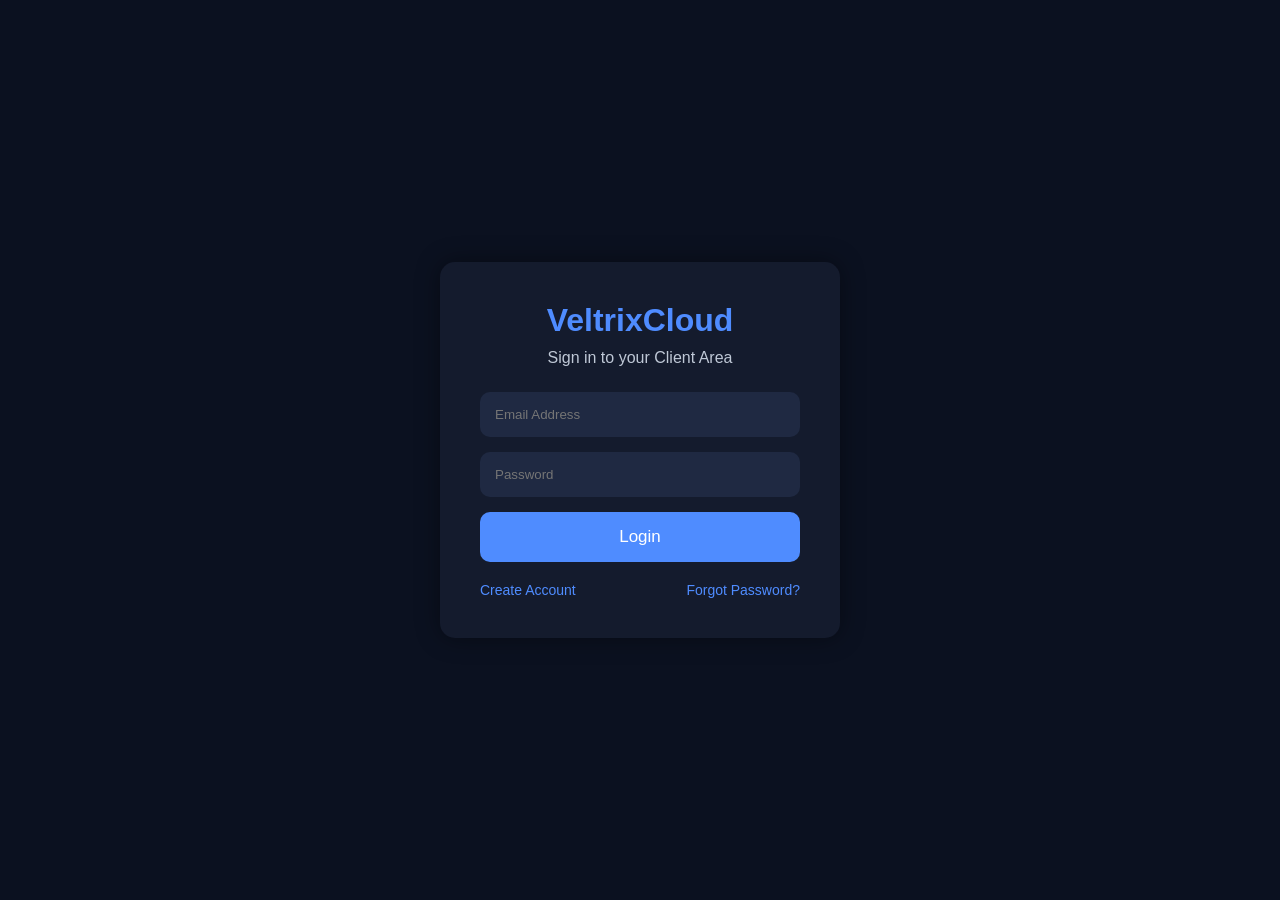
<file: login.html>
<!DOCTYPE html>
<html lang="en">
<head>
<meta charset="UTF-8">
<meta name="viewport" content="width=device-width, initial-scale=1.0">
<title>Login | VeltrixCloud</title>

<link rel="stylesheet" href="css/style.css">
<link rel="stylesheet" href="css/login.css">

</head>

<body>

<div class="login-container">

<div class="login-box">

<h1>VeltrixCloud</h1>

<p>Sign in to your Client Area</p>

<form>

<input type="email" placeholder="Email Address" required>

<input type="password" placeholder="Password" required>

<button type="submit">
Login
</button>

</form>

<div class="links">

<a href="register.html">
Create Account
</a>

<a href="#">
Forgot Password?
</a>

</div>

</div>

</div>

<script src="js/main.js"></script>

</body>
</html>
</file>
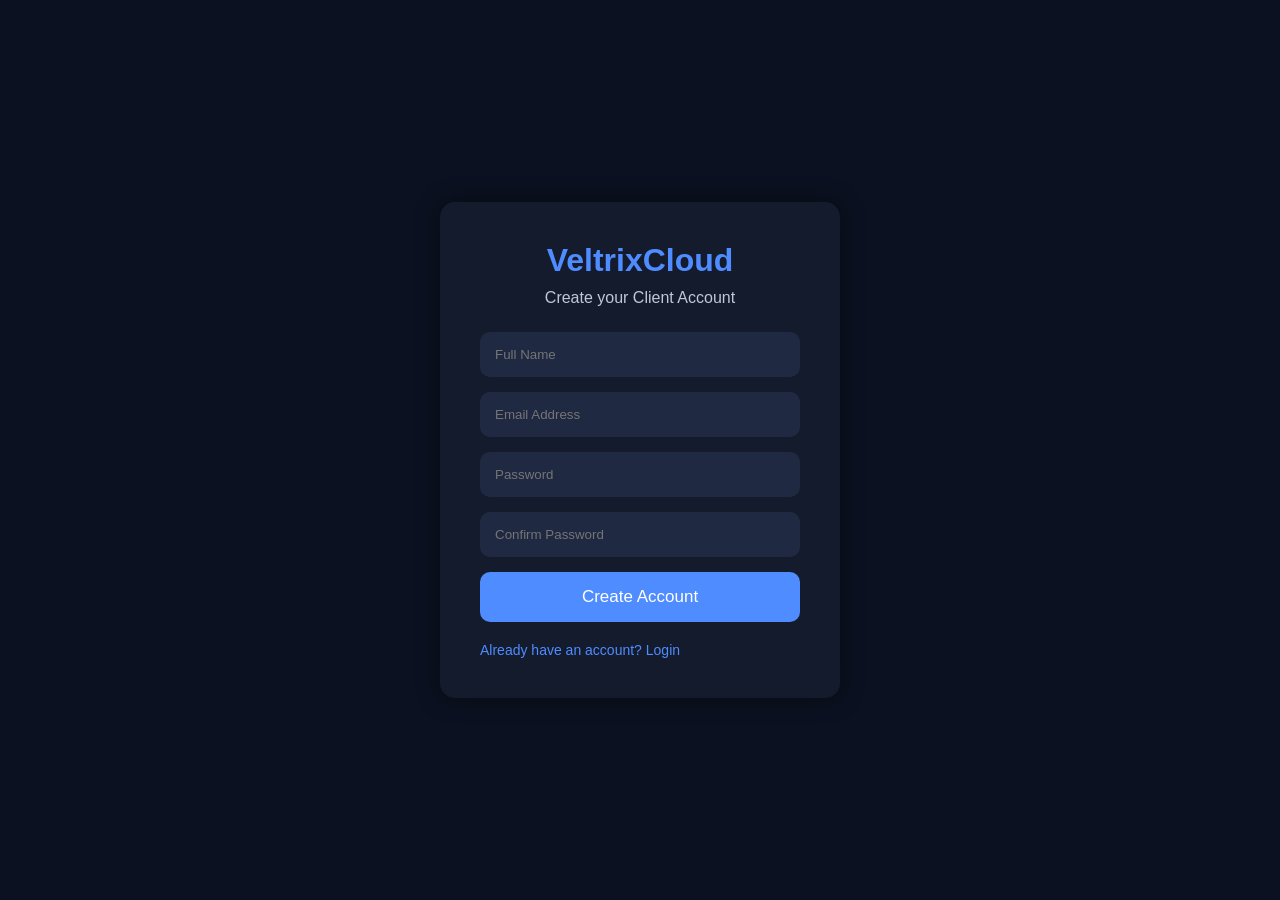
<file: register.html>
<!DOCTYPE html>
<html lang="en">
<head>
<meta charset="UTF-8">
<meta name="viewport" content="width=device-width, initial-scale=1.0">
<title>Create Account | VeltrixCloud</title>

<link rel="stylesheet" href="css/style.css">
<link rel="stylesheet" href="css/login.css">

</head>

<body>

<div class="login-container">

<div class="login-box">

<h1>VeltrixCloud</h1>

<p>Create your Client Account</p>

<form>

<input type="text" placeholder="Full Name" required>

<input type="email" placeholder="Email Address" required>

<input type="password" placeholder="Password" required>

<input type="password" placeholder="Confirm Password" required>

<button type="submit">
Create Account
</button>

</form>

<div class="links">

<a href="login.html">
Already have an account? Login
</a>

</div>

</div>

</div>

<script src="js/main.js"></script>

</body>
</html>
</file>
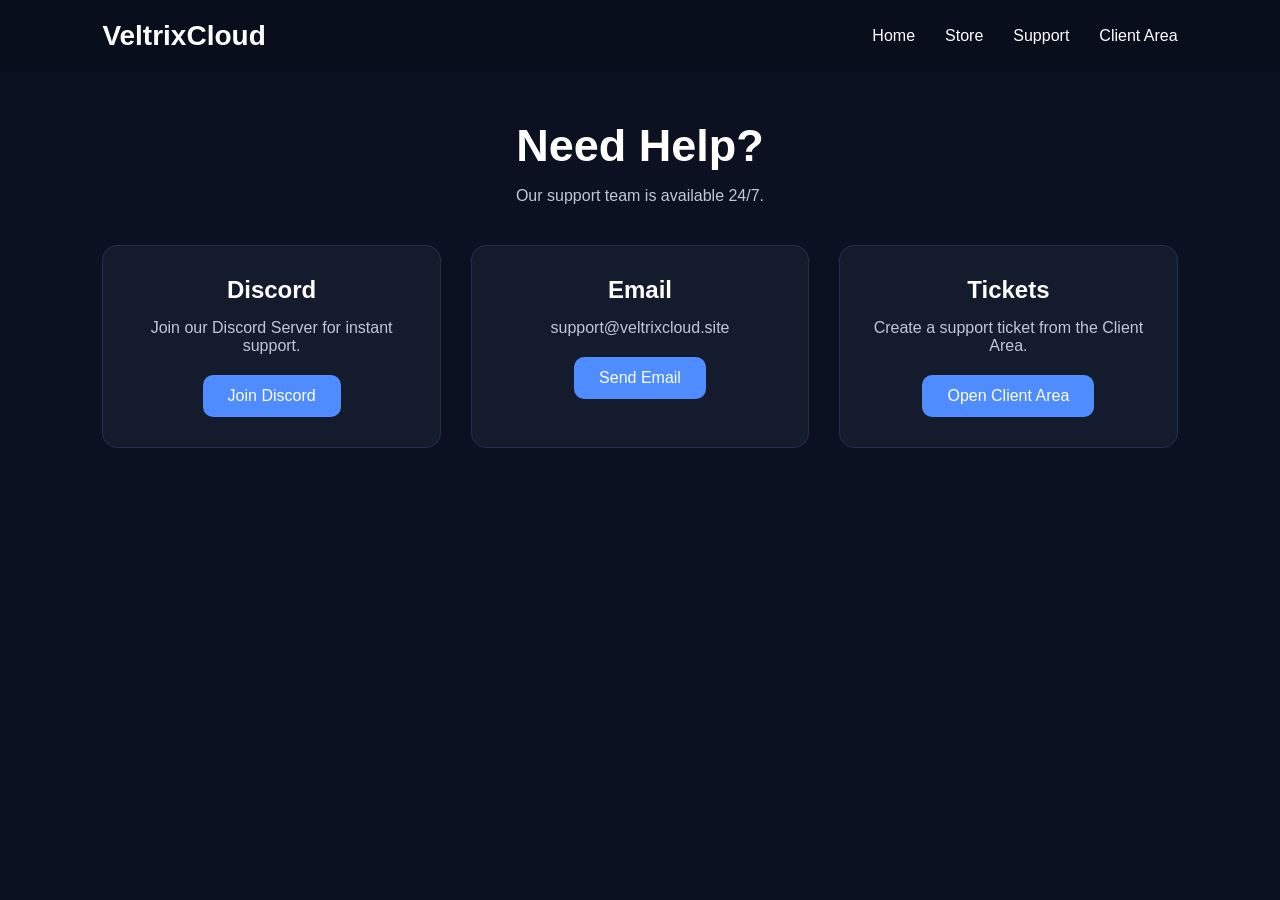
<file: support.html>
<!DOCTYPE html>
<html lang="en">
<head>
<meta charset="UTF-8">
<meta name="viewport" content="width=device-width, initial-scale=1.0">
<title>Support | VeltrixCloud</title>

<link rel="stylesheet" href="css/style.css">
<link rel="stylesheet" href="css/support.css">

</head>

<body>

<nav class="navbar">

<div class="logo">
<a href="index.html">VeltrixCloud</a>
</div>

<ul class="nav-links">

<li><a href="index.html">Home</a></li>
<li><a href="store.html">Store</a></li>
<li><a href="support.html" class="active">Support</a></li>
<li><a href="login.html">Client Area</a></li>

</ul>

</nav>

<section class="support">

<h1>Need Help?</h1>

<p>Our support team is available 24/7.</p>

<div class="support-box">

<div class="box">
<h2>Discord</h2>
<p>Join our Discord Server for instant support.</p>
<a href="#">Join Discord</a>
</div>

<div class="box">
<h2>Email</h2>
<p>support@veltrixcloud.site</p>
<a href="mailto:support@veltrixcloud.site">Send Email</a>
</div>

<div class="box">
<h2>Tickets</h2>
<p>Create a support ticket from the Client Area.</p>
<a href="login.html">Open Client Area</a>
</div>

</div>

</section>

<script src="js/main.js"></script>

</body>
</html>
</file>
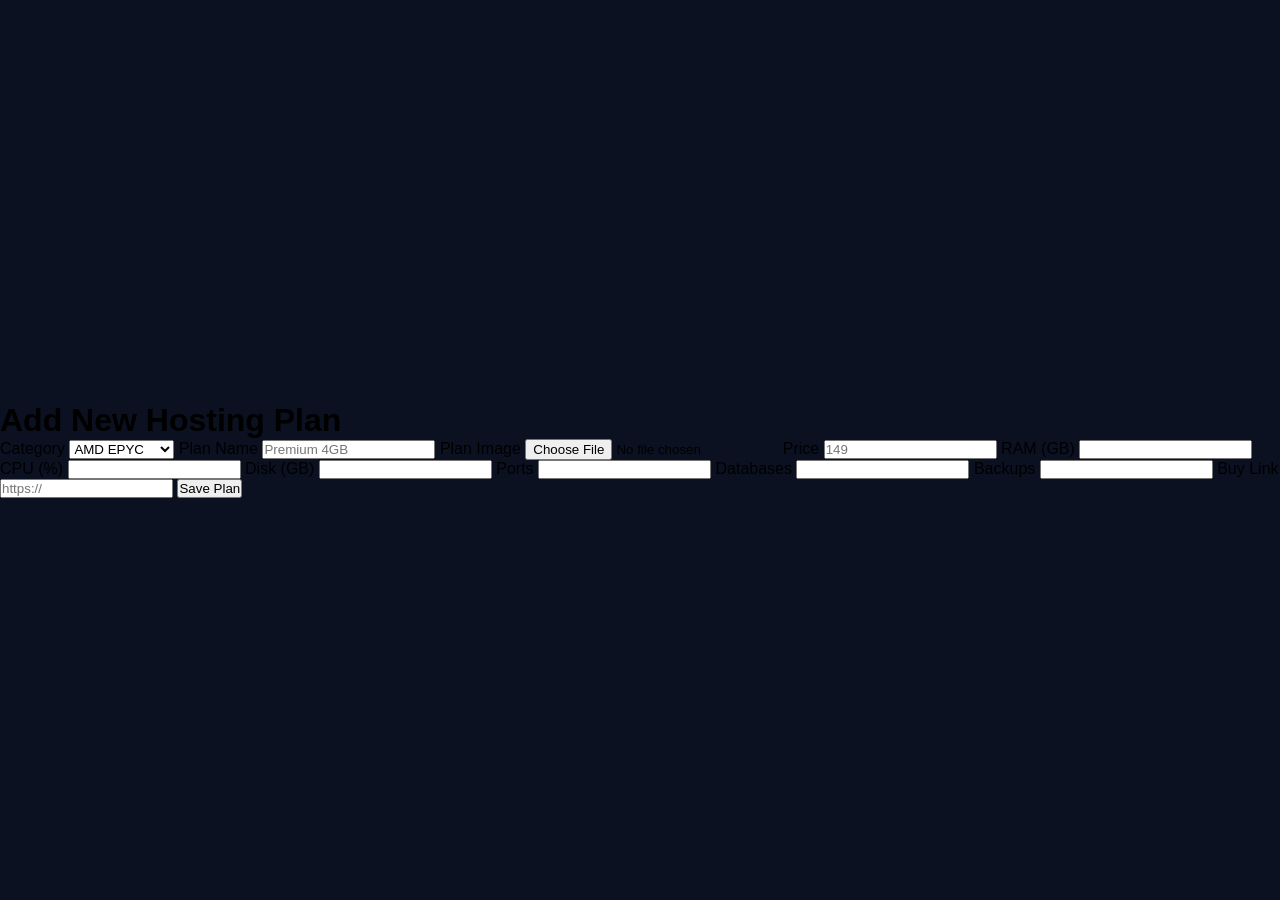
<file: admin/add-plan.html>
<!DOCTYPE html>
<html lang="en">
<head>
<meta charset="UTF-8">
<meta name="viewport" content="width=device-width, initial-scale=1.0">
<title>Add Hosting Plan</title>

<link rel="stylesheet" href="../css/admin.css">

</head>

<body>

<div class="content">

<h1>Add New Hosting Plan</h1>

<form>

<label>Category</label>

<select>
<option>AMD EPYC</option>
<option>AMD Ryzen 7</option>
<option>AMD Ryzen 9</option>
<option>VPS Hosting</option>
<option>Bot Hosting</option>
<option>Web Hosting</option>
</select>

<label>Plan Name</label>
<input type="text" placeholder="Premium 4GB">

<label>Plan Image</label>
<input type="file">

<label>Price</label>
<input type="text" placeholder="149">

<label>RAM (GB)</label>
<input type="number">

<label>CPU (%)</label>
<input type="number">

<label>Disk (GB)</label>
<input type="number">

<label>Ports</label>
<input type="number">

<label>Databases</label>
<input type="number">

<label>Backups</label>
<input type="number">

<label>Buy Link</label>
<input type="url" placeholder="https://">

<button type="submit">
Save Plan
</button>

</form>

</div>

</body>
</html>
</file>
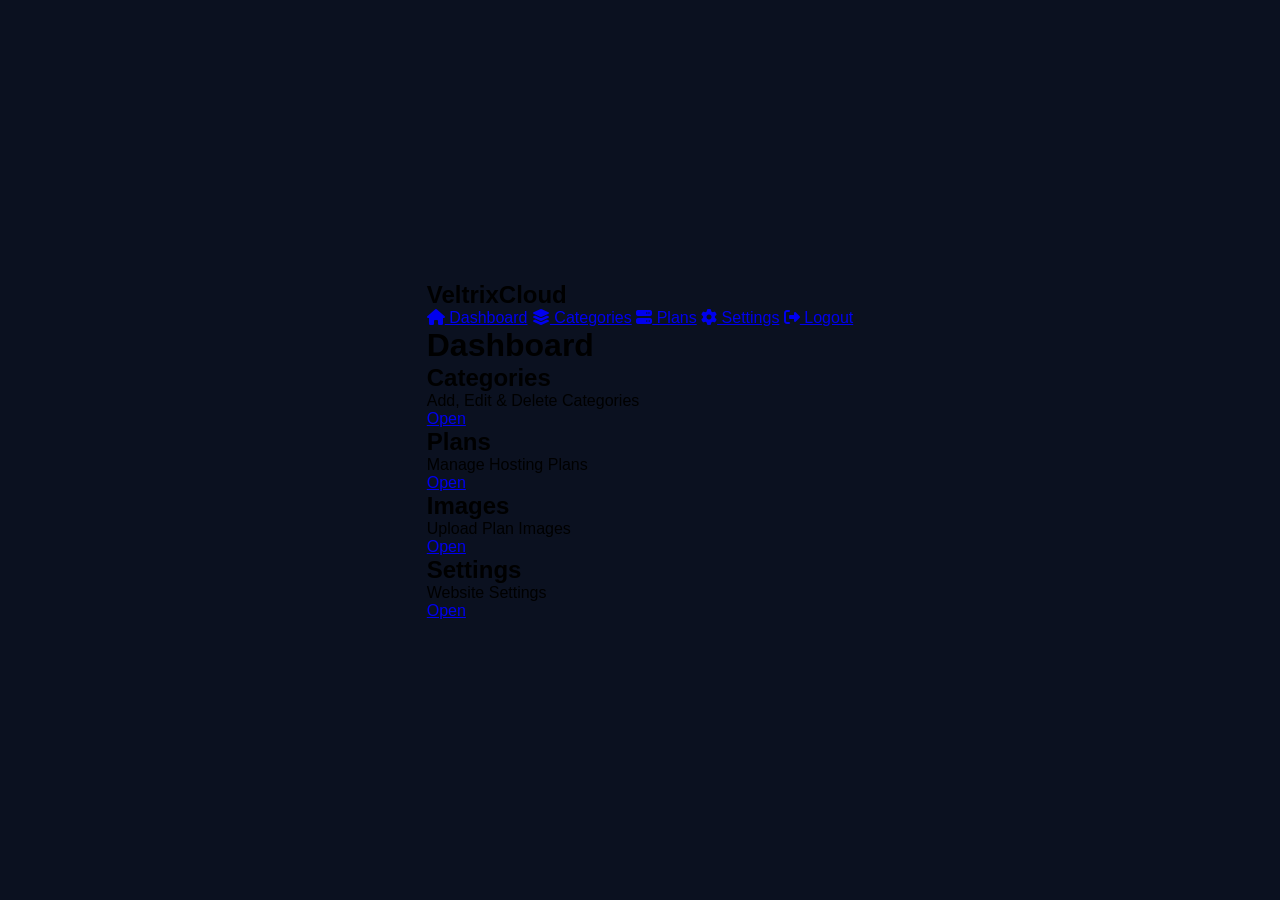
<file: admin/dashboard.html>
<!DOCTYPE html>
<html lang="en">
<head>
<meta charset="UTF-8">
<meta name="viewport" content="width=device-width, initial-scale=1.0">
<title>VeltrixCloud Admin Dashboard</title>

<link rel="stylesheet" href="../css/admin.css">
<link rel="stylesheet" href="https://cdnjs.cloudflare.com/ajax/libs/font-awesome/6.6.0/css/all.min.css">

</head>

<body>

<div class="dashboard">

<div class="sidebar">

<h2>VeltrixCloud</h2>

<a href="dashboard.html"><i class="fa-solid fa-house"></i> Dashboard</a>

<a href="categories.html"><i class="fa-solid fa-layer-group"></i> Categories</a>

<a href="plans.html"><i class="fa-solid fa-server"></i> Plans</a>

<a href="settings.html"><i class="fa-solid fa-gear"></i> Settings</a>

<a href="logout.html"><i class="fa-solid fa-right-from-bracket"></i> Logout</a>

</div>

<div class="content">

<h1>Dashboard</h1>

<div class="cards">

<div class="card">
<h2>Categories</h2>
<p>Add, Edit & Delete Categories</p>
<a href="categories.html">Open</a>
</div>

<div class="card">
<h2>Plans</h2>
<p>Manage Hosting Plans</p>
<a href="plans.html">Open</a>
</div>

<div class="card">
<h2>Images</h2>
<p>Upload Plan Images</p>
<a href="plans.html">Open</a>
</div>

<div class="card">
<h2>Settings</h2>
<p>Website Settings</p>
<a href="settings.html">Open</a>
</div>

</div>

</div>

</div>

</body>
</html>
</file>
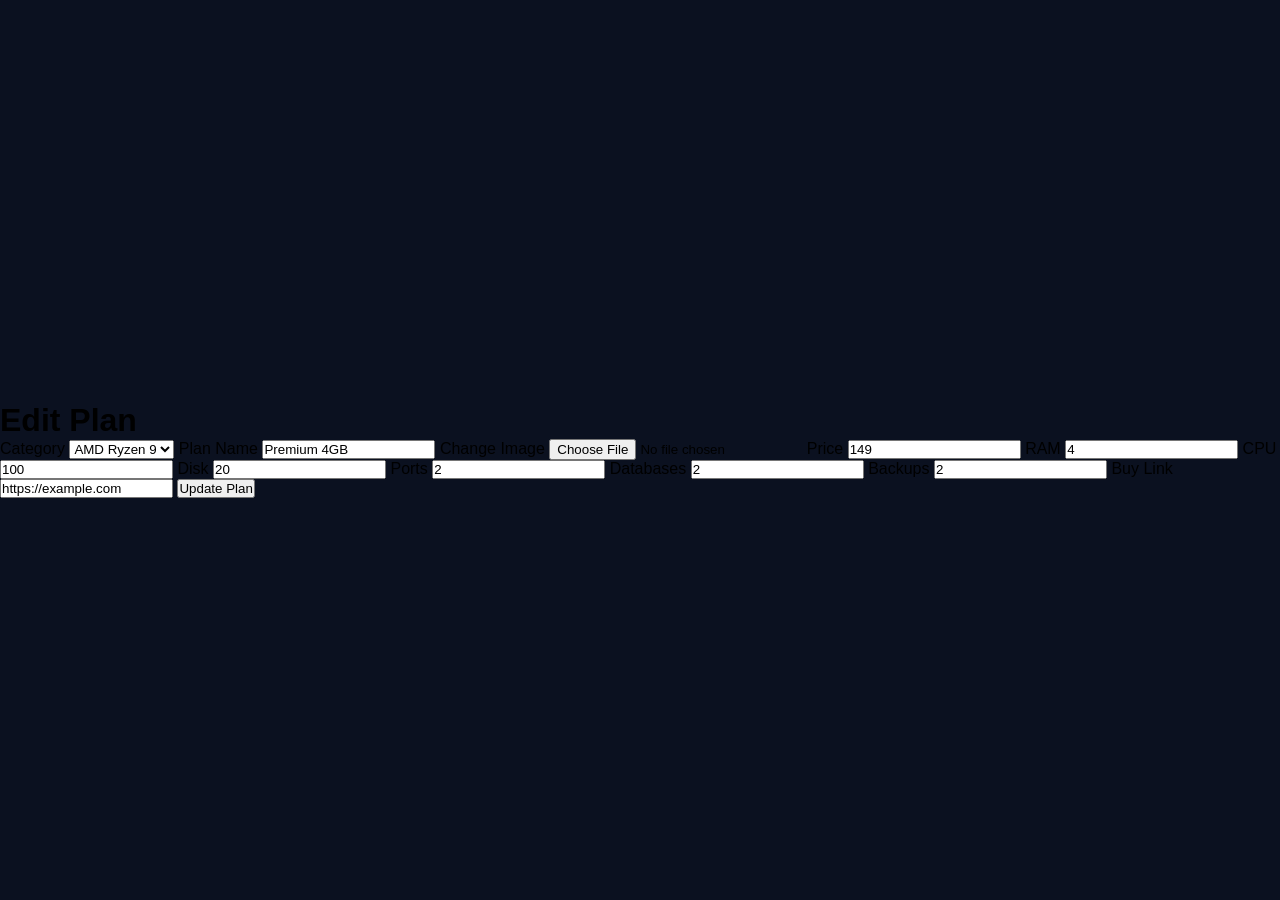
<file: admin/edit-plan.html>
<!DOCTYPE html>
<html lang="en">
<head>
<meta charset="UTF-8">
<meta name="viewport" content="width=device-width, initial-scale=1.0">
<title>Edit Hosting Plan</title>

<link rel="stylesheet" href="../css/admin.css">

</head>

<body>

<div class="content">

<h1>Edit Plan</h1>

<form>

<label>Category</label>

<select>
<option selected>AMD Ryzen 9</option>
<option>AMD EPYC</option>
<option>AMD Ryzen 7</option>
<option>VPS Hosting</option>
<option>Bot Hosting</option>
<option>Web Hosting</option>
</select>

<label>Plan Name</label>
<input type="text" value="Premium 4GB">

<label>Change Image</label>
<input type="file">

<label>Price</label>
<input type="text" value="149">

<label>RAM</label>
<input type="number" value="4">

<label>CPU</label>
<input type="number" value="100">

<label>Disk</label>
<input type="number" value="20">

<label>Ports</label>
<input type="number" value="2">

<label>Databases</label>
<input type="number" value="2">

<label>Backups</label>
<input type="number" value="2">

<label>Buy Link</label>
<input type="url" value="https://example.com">

<button type="submit">
Update Plan
</button>

</form>

</div>

</body>
</html>
</file>
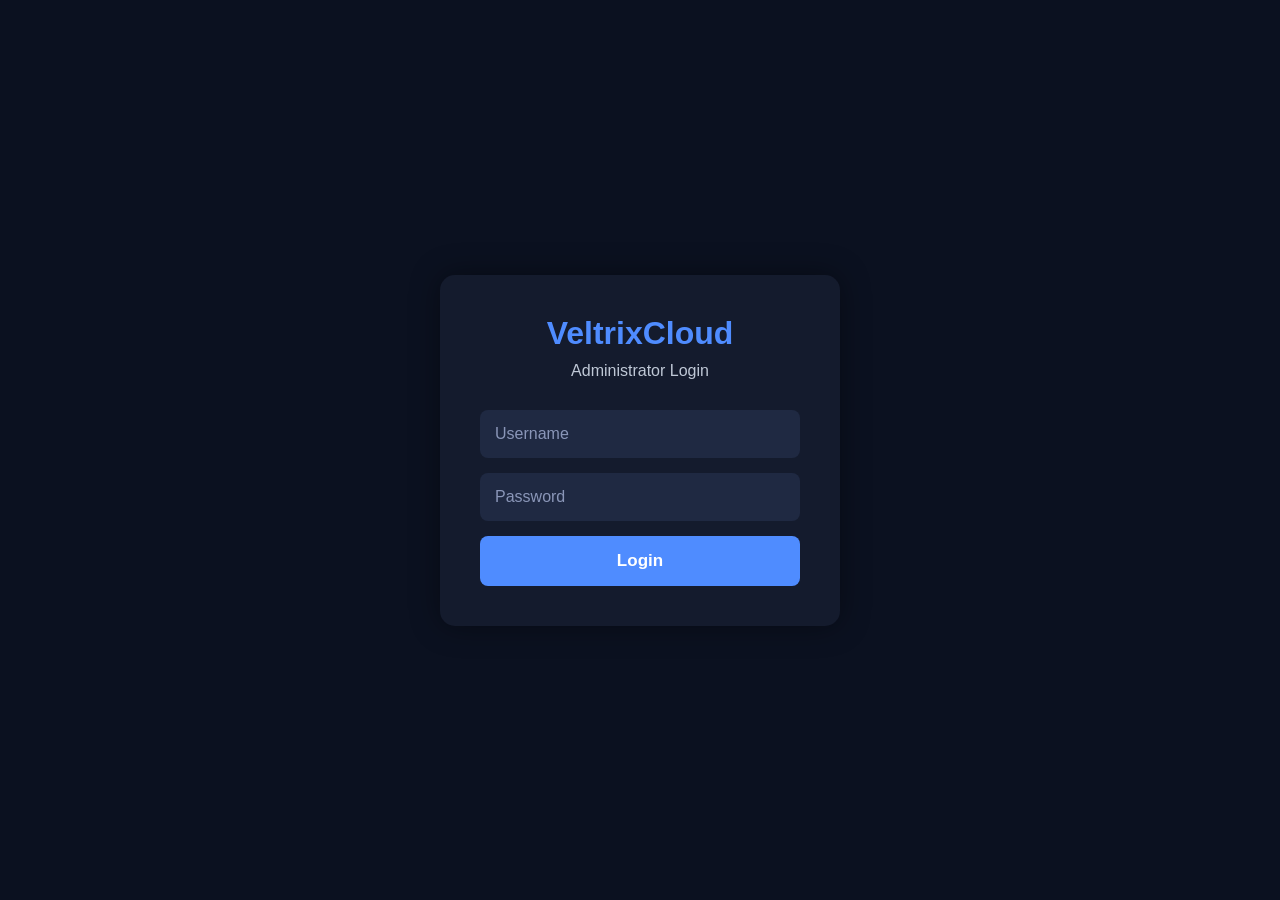
<file: admin/login.html>
<!DOCTYPE html>
<html lang="en">
<head>
<meta charset="UTF-8">
<meta name="viewport" content="width=device-width, initial-scale=1.0">
<title>VeltrixCloud Admin Login</title>

<link rel="stylesheet" href="../css/admin.css">

</head>

<body>

<div class="login-box">

<h1>VeltrixCloud</h1>

<p>Administrator Login</p>

<form action="dashboard.html">

<input type="text" placeholder="Username" required>

<input type="password" placeholder="Password" required>

<button type="submit">
Login
</button>

</form>

</div>

</body>
</html>
</file>
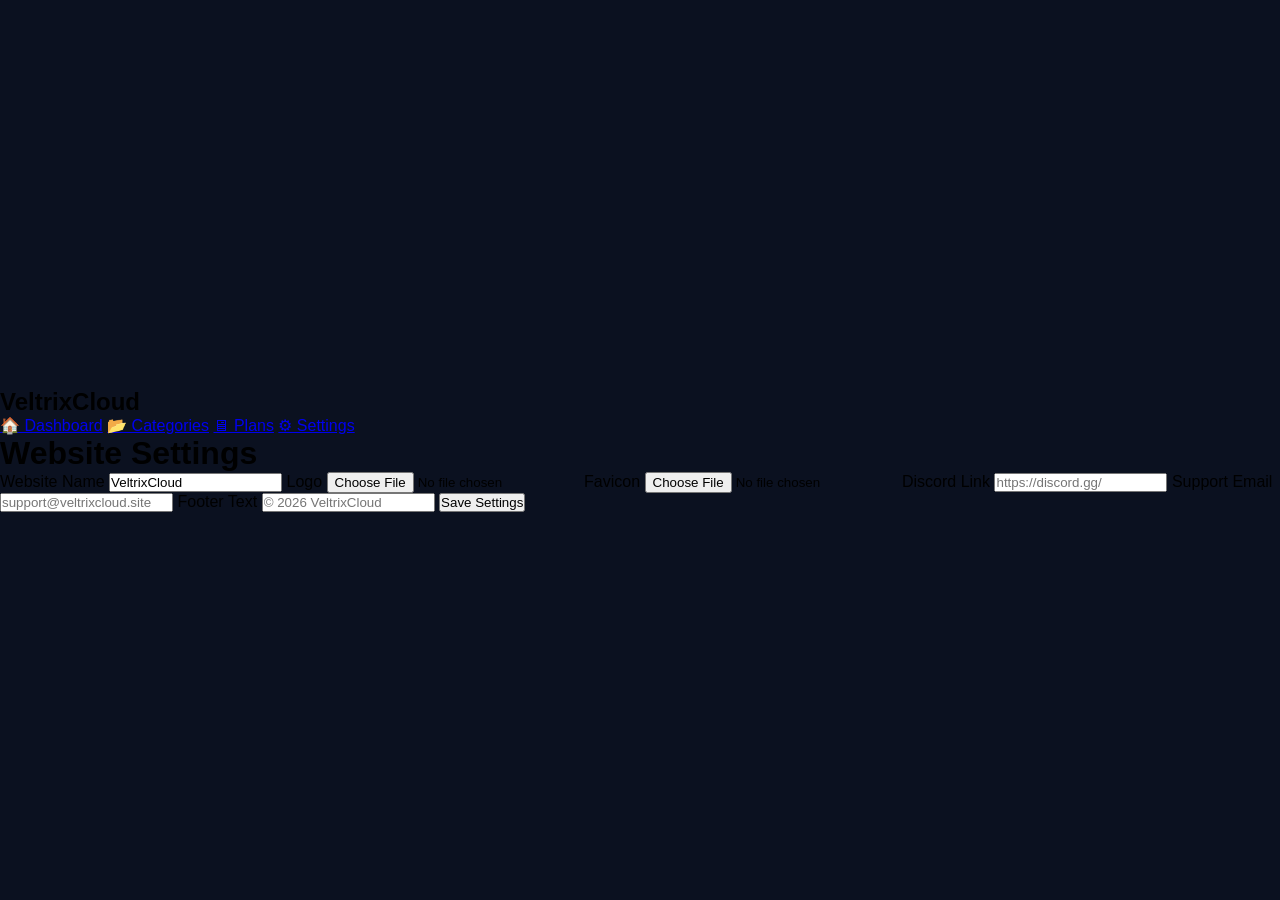
<file: admin/settings.html>
<!DOCTYPE html>
<html lang="en">
<head>
<meta charset="UTF-8">
<meta name="viewport" content="width=device-width, initial-scale=1.0">
<title>VeltrixCloud Settings</title>

<link rel="stylesheet" href="../css/admin.css">

</head>

<body>

<div class="dashboard">

<div class="sidebar">

<h2>VeltrixCloud</h2>

<a href="dashboard.html">🏠 Dashboard</a>
<a href="categories.html">📂 Categories</a>
<a href="plans.html">🖥 Plans</a>
<a href="settings.html" class="active">⚙ Settings</a>

</div>

<div class="content">

<h1>Website Settings</h1>

<form>

<label>Website Name</label>
<input type="text" value="VeltrixCloud">

<label>Logo</label>
<input type="file">

<label>Favicon</label>
<input type="file">

<label>Discord Link</label>
<input type="url" placeholder="https://discord.gg/">

<label>Support Email</label>
<input type="email" placeholder="support@veltrixcloud.site">

<label>Footer Text</label>
<input type="text" placeholder="© 2026 VeltrixCloud">

<button type="submit">
Save Settings
</button>

</form>

</div>

</div>

</body>
</html>
</file>
<file: css/style.css>
*{
    margin:0;
    padding:0;
    box-sizing:border-box;
    font-family:Arial,sans-serif;
}

body{
    background:#0b1120;
    color:#fff;
}

.navbar{
    display:flex;
    justify-content:space-between;
    align-items:center;
    padding:20px 8%;
    position:fixed;
    width:100%;
    top:0;
    background:rgba(10,15,30,.85);
    backdrop-filter:blur(10px);
}

.logo a{
    color:#fff;
    text-decoration:none;
    font-size:28px;
    font-weight:700;
}

.nav-links{
    display:flex;
    list-style:none;
    gap:30px;
}

.nav-links a{
    color:#fff;
    text-decoration:none;
    transition:.3s;
}

.nav-links a:hover{
    color:#4f8cff;
}

.client-btn{
    background:#4f8cff;
    padding:10px 20px;
    border-radius:8px;
}

.hero{
    min-height:100vh;
    display:flex;
    justify-content:space-between;
    align-items:center;
    padding:120px 8%;
}

.hero-left{
    max-width:600px;
}

.tag{
    display:inline-block;
    background:#16213e;
    color:#6aa7ff;
    padding:8px 16px;
    border-radius:20px;
    margin-bottom:20px;
}

.hero h1{
    font-size:60px;
    margin-bottom:20px;
}

.hero p{
    color:#bfc8d6;
    line-height:1.8;
    margin-bottom:35px;
}

.buttons{
    display:flex;
    gap:15px;
}

.primary{
    background:#4f8cff;
    color:#fff;
    text-decoration:none;
    padding:14px 28px;
    border-radius:10px;
}

.secondary{
    border:2px solid #4f8cff;
    color:#fff;
    text-decoration:none;
    padding:14px 28px;
    border-radius:10px;
}

.hero-right img{
    width:550px;
    max-width:100%;
}

@media(max-width:900px){

.hero{
    flex-direction:column;
    text-align:center;
}

.hero h1{
    font-size:40px;
}

.hero-right{
    margin-top:50px;
}

.nav-links{
    display:none;
}

}
</file>
<file: css/login.css>
*{
margin:0;
padding:0;
box-sizing:border-box;
font-family:Arial,sans-serif;
}

body{
background:#0b1120;
display:flex;
justify-content:center;
align-items:center;
height:100vh;
}

.login-box{
width:400px;
background:#141b2d;
padding:40px;
border-radius:15px;
box-shadow:0 0 25px rgba(0,0,0,.4);
}

.login-box h1{
text-align:center;
margin-bottom:10px;
color:#4f8cff;
}

.login-box p{
text-align:center;
margin-bottom:25px;
color:#bfc8d6;
}

.login-box input{
width:100%;
padding:15px;
margin-bottom:15px;
border:none;
border-radius:10px;
background:#1f2942;
color:#fff;
}

.login-box button{
width:100%;
padding:15px;
background:#4f8cff;
border:none;
border-radius:10px;
color:#fff;
font-size:17px;
cursor:pointer;
}

.login-box button:hover{
background:#2d73ff;
}

.links{
display:flex;
justify-content:space-between;
margin-top:20px;
}

.links a{
color:#4f8cff;
text-decoration:none;
font-size:14px;
}
</file>
<file: css/support.css>
.support{
padding:120px 8%;
text-align:center;
}

.support h1{
font-size:45px;
margin-bottom:15px;
}

.support p{
color:#bfc8d6;
margin-bottom:40px;
}

.support-box{
display:grid;
grid-template-columns:repeat(auto-fit,minmax(280px,1fr));
gap:30px;
}

.box{
background:#141b2d;
padding:30px;
border-radius:15px;
border:1px solid #22304f;
}

.box h2{
margin-bottom:15px;
}

.box p{
margin-bottom:20px;
}

.box a{
display:inline-block;
padding:12px 25px;
background:#4f8cff;
color:#fff;
text-decoration:none;
border-radius:10px;
}
</file>
<file: css/admin.css>
*{
margin:0;
padding:0;
box-sizing:border-box;
font-family:Arial,sans-serif;
}

body{
display:flex;
justify-content:center;
align-items:center;
height:100vh;
background:#0b1120;
}

.login-box{
width:400px;
background:#141b2d;
padding:40px;
border-radius:15px;
box-shadow:0 0 30px rgba(0,0,0,.4);
text-align:center;
}

.login-box h1{
color:#4f8cff;
margin-bottom:10px;
}

.login-box p{
color:#bfc8d6;
margin-bottom:30px;
}

.login-box input{
width:100%;
padding:15px;
margin-bottom:15px;
border:none;
border-radius:8px;
background:#1f2942;
color:#fff;
font-size:16px;
outline:none;
}

.login-box input::placeholder{
color:#8a96b8;
}

.login-box button{
width:100%;
padding:15px;
background:#4f8cff;
color:#fff;
border:none;
border-radius:8px;
font-size:17px;
font-weight:bold;
cursor:pointer;
transition:.3s;
}

.login-box button:hover{
background:#2d73ff;
transform:translateY(-2px);
}
</file>
